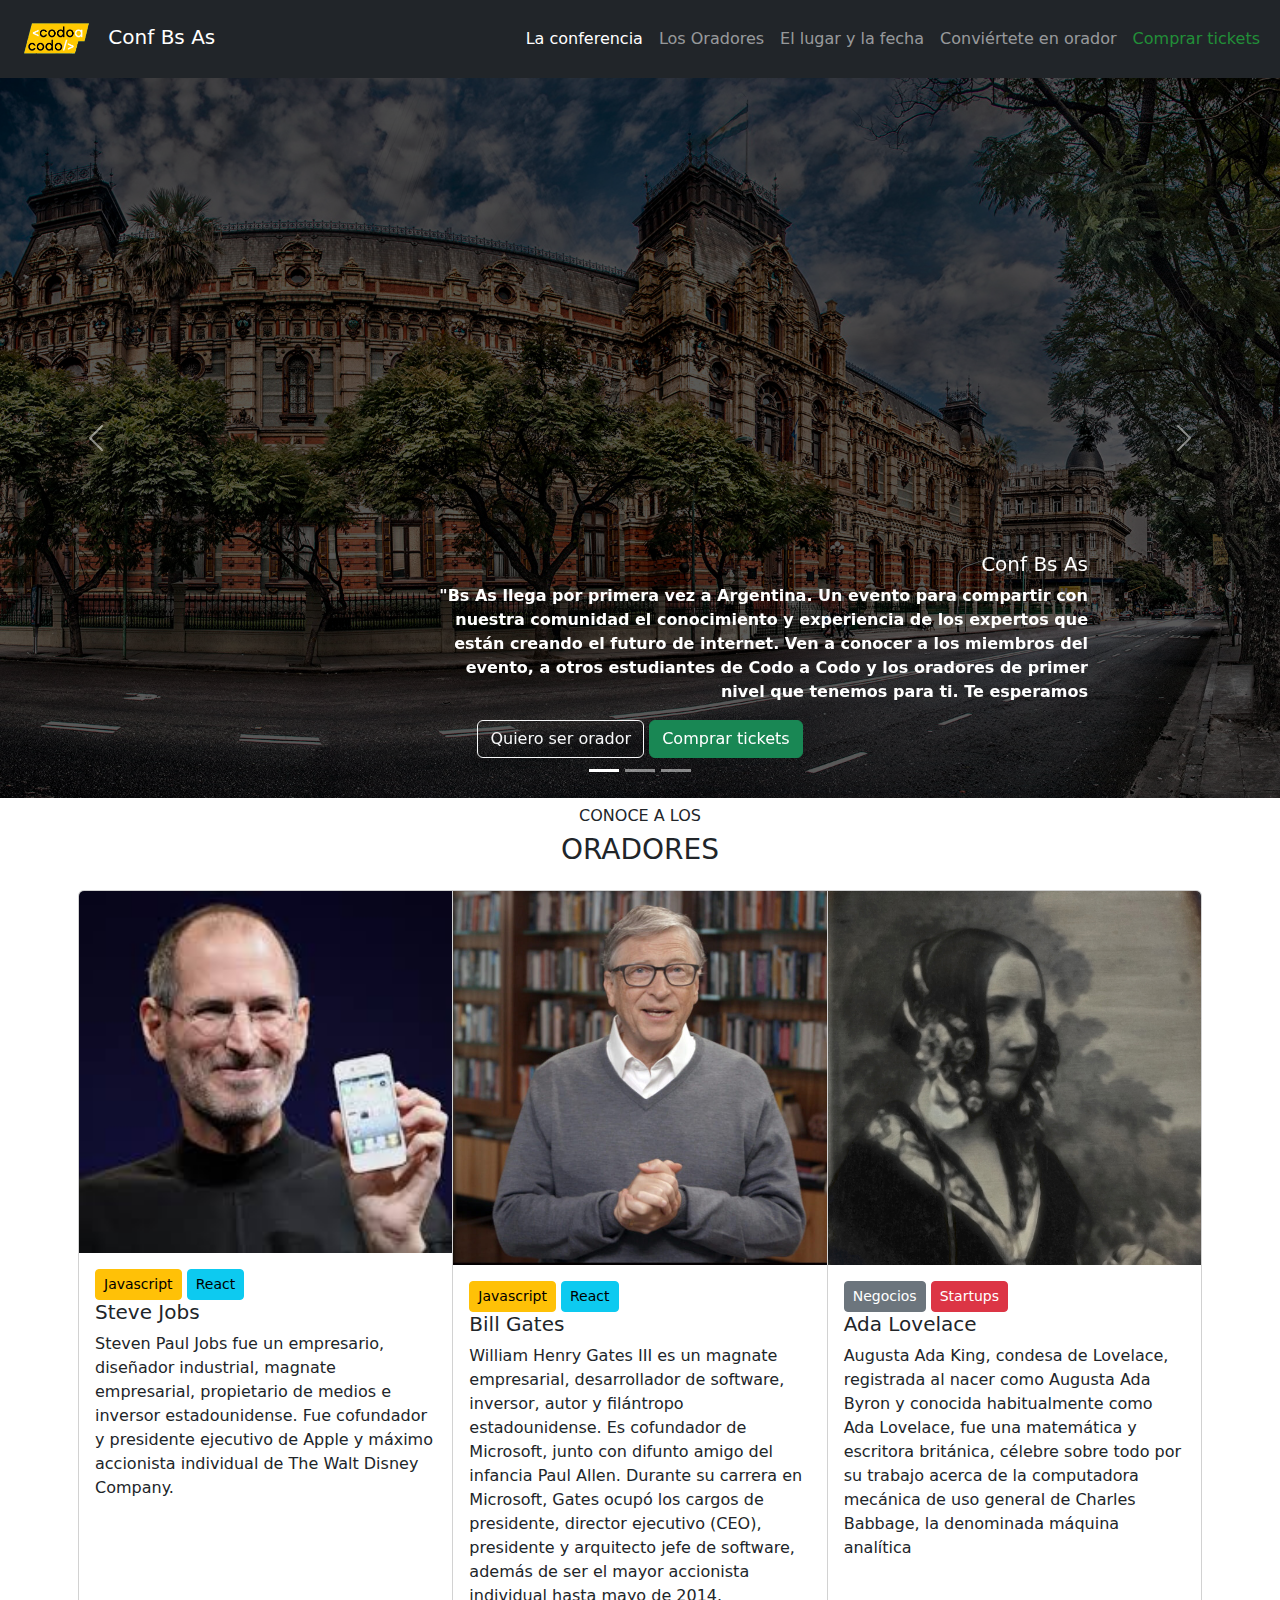
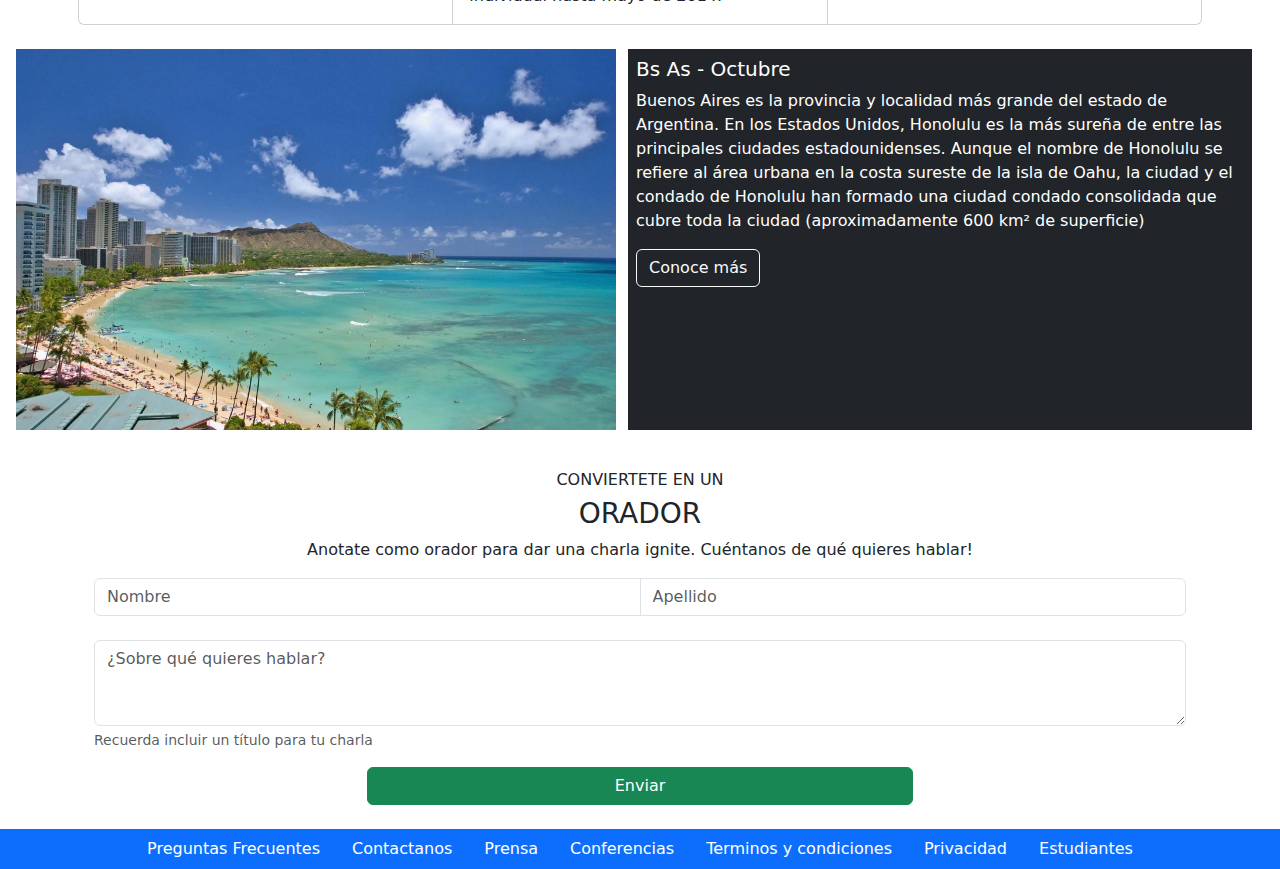
<file: index.html>
<!DOCTYPE html>
<html lang="en">
<head>
  <meta charset="UTF-8">
  <meta http-equiv="X-UA-Compatible" content="IE=edge">
  <meta name="viewport" content="width=device-width, initial-scale=1.0">
  <title>TP integrador Bootstrap </title>
  <link rel="shortcut icon" href="./images/codoacodo.png" />
  <link rel="stylesheet" href="https://cdn.jsdelivr.net/npm/bootstrap@5.2.1/dist/css/bootstrap.min.css">
  <link rel="stylesheet" href="./styles.css">
</head>
<body>
  <!--NAVBAR-->
  <nav class="navbar navbar-expand-lg navbar-dark bg-dark">
    <div class="container-fluid">
        <a class="navbar-brand" href="#">
          <img src="./images/codoacodo.png" alt="Logo" width="90"  class="d-inline-block align-text-center">
          Conf Bs As
        </a>
      <button class="navbar-toggler" type="button" data-bs-toggle="collapse" data-bs-target="#navbarNavAltMarkup" aria-controls="navbarNavAltMarkup" aria-expanded="false" aria-label="Toggle navigation">
        <span class="navbar-toggler-icon"></span>
      </button>
      <div class="collapse navbar-collapse justify-content-end" id="navbarNavAltMarkup">
        <div class="navbar-nav">
          <a class="nav-link active" aria-current="page" href="#carouselExampleCaptions">La conferencia</a>
          <a class="nav-link" href="#oradores">Los Oradores</a>
          <a class="nav-link" href="#fecha">El lugar y la fecha</a>
          <a class="nav-link" href="#convierteteEnOrador">Conviértete en orador</a>
          <a class="nav-link" href="./pages/tickets.html" id="tickets" target="_blank">Comprar tickets</a>
        </div>
      </div>
    </div>
  </nav>
  <!--FIN DE NAVBAR-->
  <!--CARROUSEL-->
  <div id="carouselExampleCaptions" class="carousel slide" data-bs-ride="false">
    <div class="carousel-indicators">
      <button type="button" data-bs-target="#carouselExampleCaptions" data-bs-slide-to="0" class="active" aria-current="true" aria-label="Slide 1"></button>
      <button type="button" data-bs-target="#carouselExampleCaptions" data-bs-slide-to="1" aria-label="Slide 2"></button>
      <button type="button" data-bs-target="#carouselExampleCaptions" data-bs-slide-to="2" aria-label="Slide 3"></button>
    </div>
    <div class="carousel-inner">
      <div class="carousel-item active">
        <img src="./images/ba1.jpg" class="d-block w-100" alt="ba1">
        <div class="carousel-caption d-none d-md-block">
          <h5 class="text-white text-end">Conf Bs As</h5>
            <p class="text-white text-end fw-semibold" id="carousel-text">"Bs As llega por primera vez a Argentina. Un evento para compartir con <br>
            nuestra comunidad el conocimiento y experiencia de los expertos que <br>
            están creando el futuro de internet. Ven a conocer a los miembros del <br>
            evento, a otros estudiantes de Codo a Codo y los oradores de primer <br>
            nivel que tenemos para ti. Te esperamos</p>
          <button type="button" class="btn btn-outline-light text-end"><a class="nav-link" href="#convierteteEnOrador">Quiero ser orador</a></button>
          <button type="button" class="btn btn-success text-end" ><a class="nav-link" href="./pages/tickets.html" target="_blank">Comprar tickets</a></button>
        </div>
      </div>
      <div class="carousel-item">
        <img src="./images/ba2.jpg" class="d-block w-100" alt="ba2">
        <div class="carousel-caption d-none d-md-block">
          <h5 class="text-white text-end">Conf Bs As</h5>
            <p class="text-white text-end fw-semibold" id="carousel-text">"Bs As llega por primera vez a Argentina. Un evento para compartir con <br>
            nuestra comunidad el conocimiento y experiencia de los expertos que <br>
            están creando el futuro de internet. Ven a conocer a los miembros del <br>
            evento, a otros estudiantes de Codo a Codo y los oradores de primer <br>
            nivel que tenemos para ti. Te esperamos</p>
            <button type="button" class="btn btn-outline-light text-end"><a class="nav-link" href="#convierteteEnOrador">Quiero ser orador</a></button>
          <button type="button" class="btn btn-success text-end" ><a class="nav-link" href="./pages/tickets.html" target="_blank">Comprar tickets</a></button>
        </div>
      </div>
      <div class="carousel-item">
        <img src="./images/ba3.jpg" class="d-block w-100" alt="ba3">
        <div class="carousel-caption d-none d-md-block">
          <h5 class="text-white text-end">Conf Bs As</h5>
            <p class="text-white text-end fw-semibold" id="carousel-text">"Bs As llega por primera vez a Argentina. Un evento para compartir con <br>
            nuestra comunidad el conocimiento y experiencia de los expertos que <br>
            están creando el futuro de internet. Ven a conocer a los miembros del <br>
            evento, a otros estudiantes de Codo a Codo y los oradores de primer <br>
            nivel que tenemos para ti. Te esperamos</p>
            <button type="button" class="btn btn-outline-light text-end"><a class="nav-link" href="#convierteteEnOrador">Quiero ser orador</a></button>
          <button type="button" class="btn btn-success text-end" ><a class="nav-link" href="./pages/tickets.html" target="_blank">Comprar tickets</a></button>
        </div>
      </div>
    </div>
    <button class="carousel-control-prev" type="button" data-bs-target="#carouselExampleCaptions" data-bs-slide="prev">
      <span class="carousel-control-prev-icon" aria-hidden="true"></span>
      <span class="visually-hidden">Previous</span>
    </button>
    <button class="carousel-control-next" type="button" data-bs-target="#carouselExampleCaptions" data-bs-slide="next">
      <span class="carousel-control-next-icon" aria-hidden="true"></span>
      <span class="visually-hidden">Next</span>
    </button>
  </div>


  <!--FIN DECARROUSEL-->
  <!--COMIENZO DE LAS CARDSL-->
  <div class="cards-inicio p-2" id="oradores">
    <h6 class="text-center">CONOCE A LOS</h6>
    <h3 class="text-center">ORADORES</h3>
  </div>
  <div class="container g-0 p-2">
    <div class="card-group">
      <div class="card">
        <img src="./images/steve.jpg" class="card-img-top" alt="...">
        <div class="card-body">
          <button type="button" class="btn btn-warning btn-sm">Javascript</button>
          <button type="button" class="btn btn-info btn-sm">React</button>
          <h5 class="card-title">Steve Jobs</h5>
          <p class="card-text">Steven Paul Jobs fue un empresario, diseñador industrial, magnate empresarial, propietario de medios e inversor estadounidense. Fue cofundador y presidente ejecutivo de Apple y máximo accionista individual de The Walt Disney Company.</p>
        </div>
        
      </div>
      <div class="card">
        <img src="./images/bill.jpg" class="card-img-top" alt="...">
        <div class="card-body">
          <button type="button" class="btn btn-warning btn-sm">Javascript</button>
          <button type="button" class="btn btn-info btn-sm">React</button>
          <h5 class="card-title">Bill Gates</h5>
          <p class="card-text">William Henry Gates III es un magnate empresarial, desarrollador de software, inversor, autor y filántropo estadounidense. Es cofundador de Microsoft, junto con difunto amigo del infancia Paul Allen. Durante su carrera en Microsoft, Gates ocupó los cargos de presidente, director ejecutivo (CEO), presidente y arquitecto jefe de software, además de ser el mayor accionista individual hasta mayo de 2014.</p>
        </div>
        
      </div>
      <div class="card">
        <img src="./images/ada.jpeg" class="card-img-top" alt="...">
        <div class="card-body">
          <button type="button" class="btn btn-secondary btn-sm">Negocios</button>
          <button type="button" class="btn btn-danger btn-sm">Startups</button>
          <h5 class="card-title">Ada Lovelace</h5>
          <p class="card-text">Augusta Ada King, condesa de Lovelace, registrada al nacer como Augusta Ada Byron y conocida habitualmente como Ada Lovelace, fue una matemática y escritora británica, célebre sobre todo por su trabajo acerca de la computadora mecánica de uso general de Charles Babbage, la denominada máquina analítica</p>
        </div>
      </div>
      
    </div>
  </div>
  <!--FIN DE LAS CARDS-->
  <!--COMIENZO DE PAISAJE-->
  
    <div class="row col-lg-12 col-md-12 col-sm-6 col-xs-6 p-3" id="fecha">
      <div class="col-lg-6 col-md-6  col-sm-12 col-xs-12">
        <img src="./images/honolulu.jpg" alt="honolulu" class="card-img-top img-responsive img-centered"  >
      </div>
      <div class="col-lg-6 col-md-6  col-sm-12 col-xs-12  bg-dark p-2">
          <h5 class="text-white">Bs As - Octubre</h5>
          <p class="text-white">Buenos Aires es la provincia y localidad más grande del estado de Argentina. En los Estados Unidos, Honolulu es la más sureña de entre las principales ciudades estadounidenses. Aunque el nombre de Honolulu se refiere al área urbana en la costa sureste de la isla de Oahu, la ciudad y el condado de Honolulu han formado una ciudad condado consolidada que cubre toda la ciudad (aproximadamente 600 km² de superficie)</p>
          <button type="button" class="btn btn-outline-light">Conoce más</button>
      </div>
    </div>
  

  <!--FIN DE PAISAJE-->
  <!--INICIO DE FORMULARIO-->
  <form action="">
    <div class="container g-0 p-4" id="convierteteEnOrador">
      <div class="forms-inicio">
        <h6 class="text-center">CONVIERTETE EN UN</h6>
        <h3 class="text-center">ORADOR</h3>
        <p class="text-center">Anotate como orador para dar una charla ignite. Cuéntanos de qué quieres hablar!</p>
      </div>
      <div class="input-group">
        <input type="text" aria-label="First name" class="form-control" placeholder="Nombre" required>
        <input type="text" aria-label="Last name" class="form-control" placeholder="Apellido" required>
      </div>

      <div class="mb-3">
        <label for="exampleFormControlTextarea1" class="form-label" ></label>
        <textarea class="form-control" identificación="exampleFormControlTextarea1" rows="3" placeholder="¿Sobre qué quieres hablar?" required></textarea>
        <div id="emailHelp" class="form-text">Recuerda incluir un título para tu charla </div>
      </div>
      <div class="d-grid gap-2 col-6 mx-auto">
        <button class="btn btn-success" id="button-enviar" type="submit">Enviar</button>
      </div>
    </div>
  </form>
  <!--FIN DE FORMULARIO-->
  <!--COMIENZO DE FOOTER-->
    <ul class="nav justify-content-center bg-primary text-white">
      <li class="nav-item">
        <a class="nav-link text-white" aria-current="page" href="#">Preguntas Frecuentes</a>
      </li>
      <li class="nav-item">
        <a class="nav-link text-white" href="#">Contactanos</a>
      </li>
      <li class="nav-item">
        <a class="nav-link text-white" href="#">Prensa</a>
      </li>
      <li class="nav-item">
        <a class="nav-link text-white">Conferencias</a>
      </li>
      <li class="nav-item">
        <a class="nav-link text-white">Terminos y condiciones</a>
      </li>
      <li class="nav-item">
        <a class="nav-link text-white">Privacidad</a>
      </li>
      <li class="nav-item">
        <a class="nav-link text-white">Estudiantes</a>
      </li>
    </ul>
  <!--FIN DE FOOTER-->


  <script src="https://cdn.jsdelivr.net/npm/bootstrap@5.2.1/dist/js/bootstrap.bundle.min.js"></script>
</body>
</html>
</file>
<file: styles.css>
#tickets{
  color: #218f38;
}

.carousel-item img{
  filter: brightness(0.35) ;
}
</file>
